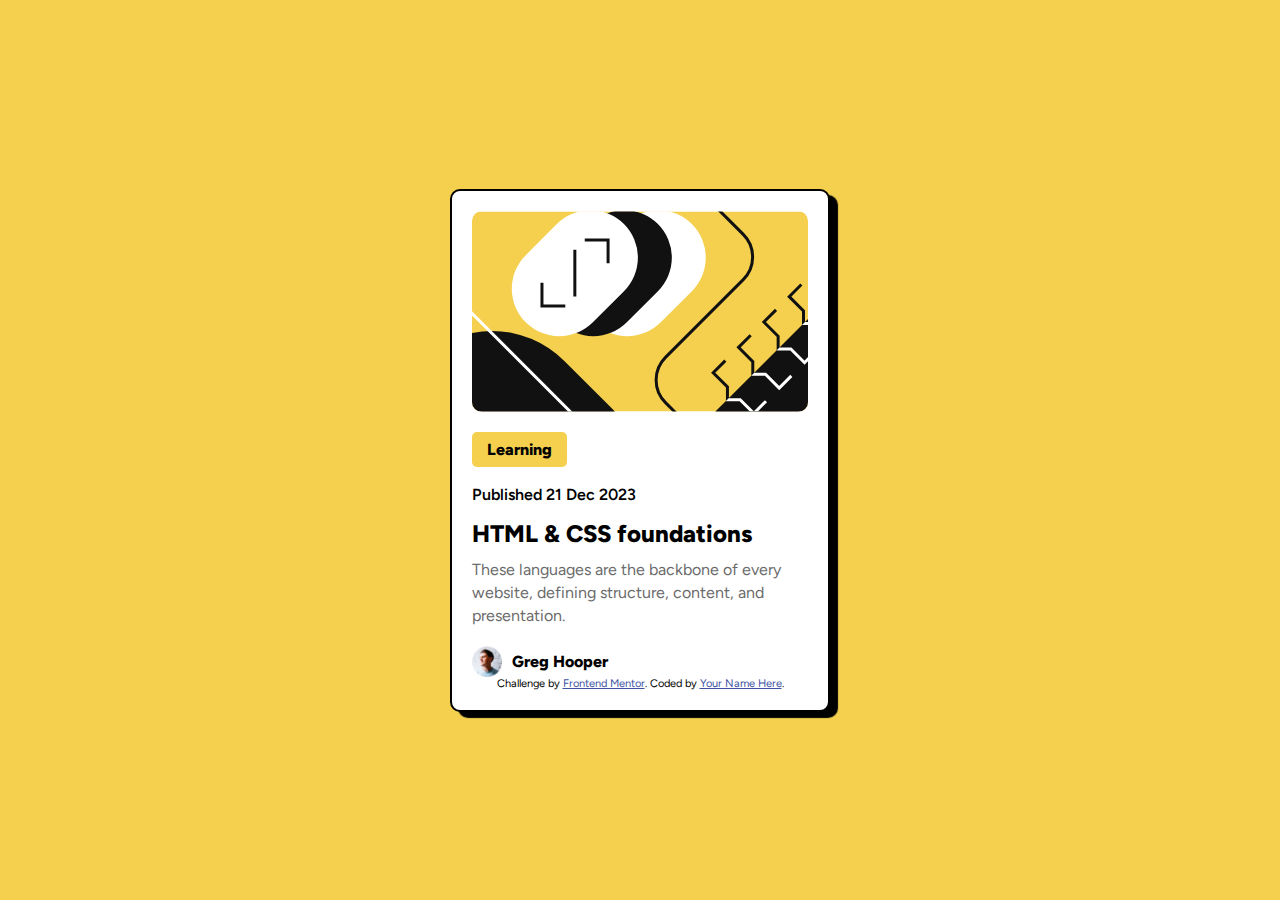
<file: blog-preview-card-main/index.html>
<!DOCTYPE html>
<html lang="en">
<head>
  <meta charset="UTF-8">
  <meta name="viewport" content="width=device-width, initial-scale=1.0"> <!-- displays site properly based on user's device -->

  <link rel="icon" type="image/png" sizes="32x32" href="./assets/images/favicon-32x32.png">
  <link rel="stylesheet" href="./style.css">
  
  <title>Frontend Mentor | Blog preview card</title>

  <!-- Feel free to remove these styles or customise in your own stylesheet 👍 -->
  <style>
    .attribution { font-size: 11px; text-align: center; }
    .attribution a { color: hsl(228, 45%, 44%); }
  </style>
</head>
<body>

    <div class="content">
      <div class="img__container">
        <img src="./assets/images/illustration-article.svg" alt="">
      </div>

      <div class="box">Learning</div>
    
      <div class="date">Published 21 Dec 2023</div>
    
      <h2>HTML & CSS foundations</h2>
    
      <p>These languages are the backbone of every <br>
        website, defining structure, content, and <br> presentation.</p>

    
        <div class="icon">
          <img src="./assets/images/image-avatar.webp" alt="">
          <span>Greg Hooper</span>
        </div>

        <div class="attribution">
          Challenge by <a href="https://www.frontendmentor.io?ref=challenge" target="_blank">Frontend Mentor</a>. 
          Coded by <a href="#">Your Name Here</a>.
        </div>
    </div>
</body>
</html>
</file>
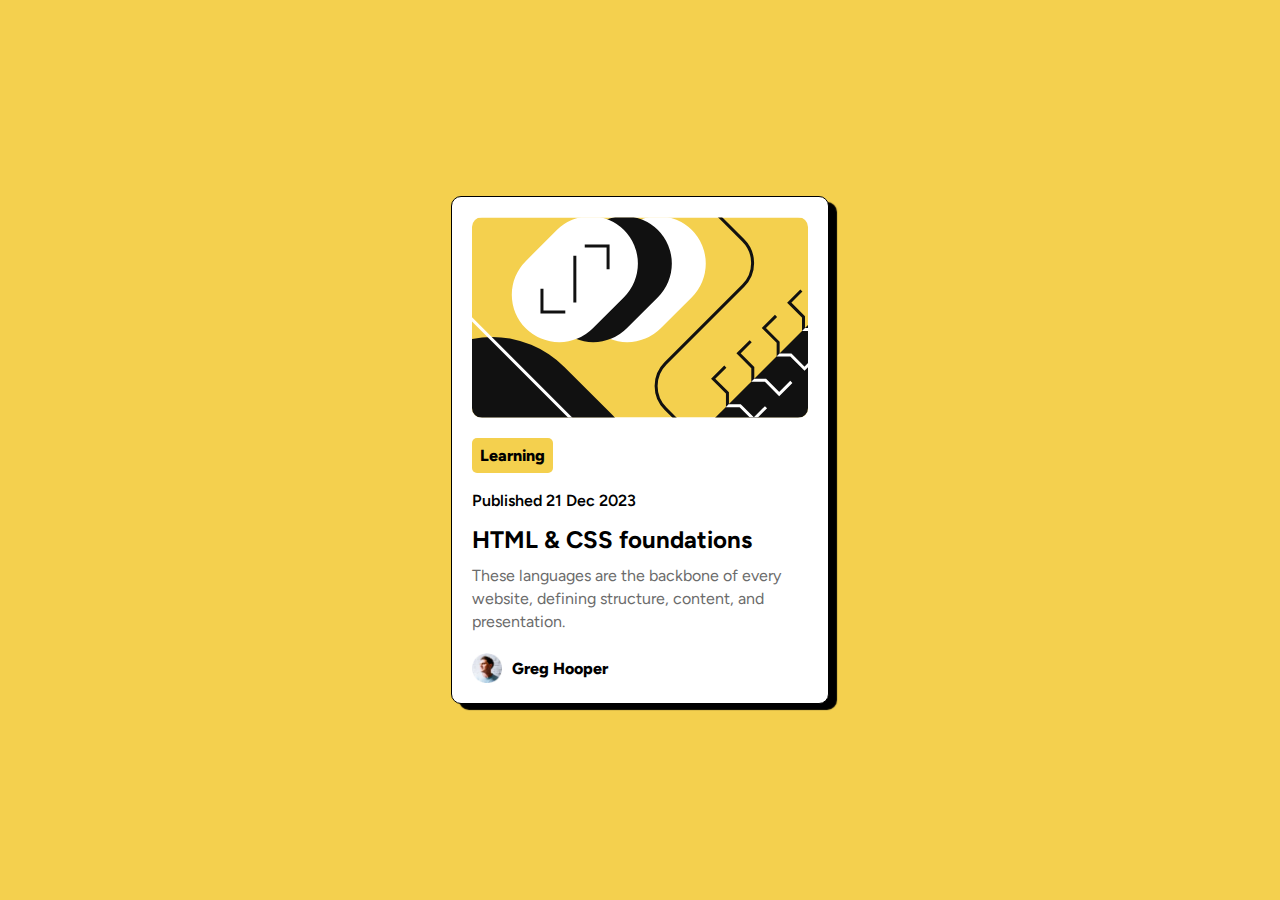
<file: blog-preview-card-main/blog-preview-card-main/index.html>
<!DOCTYPE html>
<html lang="en">
<head>
  <meta charset="UTF-8">
  <meta name="viewport" content="width=device-width, initial-scale=1.0"> <!-- displays site properly based on user's device -->

  <link rel="icon" type="image/png" sizes="32x32" href="./assets/images/favicon-32x32.png">
  <link rel="stylesheet" href="./style.css">
  
  <title>Frontend Mentor | Blog preview card</title>

  <!-- Feel free to remove these styles or customise in your own stylesheet 👍 -->
  <style>
    .attribution { font-size: 11px; text-align: center; }
    .attribution a { color: hsl(228, 45%, 44%); }
  </style>
</head>
<body>

    <div class="content">
      <div class="img__container">
        <img src="./assets/images/illustration-article.svg" alt="">
      </div>

      <div class="box">Learning</div>
    
      <div class="date">Published 21 Dec 2023</div>
    
      <h2>HTML & CSS foundations</h2>
    
      <p>These languages are the backbone of every <br>
        website, defining structure, content, and <br> presentation.</p>

    
        <div class="icon">
          <img src="./assets/images/image-avatar.webp" alt="">
          <span>Greg Hooper</span>
        </div>

       <!-- <div class="attribution">
          Challenge by <a href="https://www.frontendmentor.io?ref=challenge" target="_blank">Frontend Mentor</a>. 
          Coded by <a href="#">Your Name Here</a>.-->
        </div>
    </div>
</body>
</html>
</file>
<file: blog-preview-card-main/style.css>
@import url('https://fonts.googleapis.com/css2?family=Figtree:ital,wght@0,300..900;1,300..900&display=swap');
*{
    padding: 0;
    margin: 0;
}

body{
    font-family: "Figtree", sans-serif;
    background-color: hsl(47, 88%, 63%);
    height: 100vh;
    display: flex;
    justify-content: center;
    align-items: center;
}

.content{
    border: 2px solid black;
    padding: 20px;
    border-radius: 10px;
    background-color:  hsl(0, 0%, 100%);
    box-shadow: 8px 6px 1px;
}

.box{
    margin-top: 20px;
    padding: 8px;
    padding-left: 15px;
    padding-right: 15px;
    border-radius: 5px;
    font-weight: 800;
    background-color:hsl(47, 88%, 63%);
    display: inline-block;
    margin-bottom: 18px;
}

.img__container{
    width: 100%;
    display: flex;
    justify-content: center;
}

.img__container img{
    border-radius: 10px;
}

.date{
    font-weight: 600;
    margin-bottom: 15px;
}

p{
    color: hsl(0, 0%, 42%);
    margin-top: 10px;
    line-height: 23px;
}

.icon{
    display: flex;
    align-items: center;
    height: 30px;
    margin-top: 20px;
    font-weight: 800;
}

.icon img{
    width: 30px;
}

.icon span{
    margin-left: 10px;
}

h2:hover{
    color: hsl(47, 88%, 63%);
    cursor: pointer;
}

h2{
    font-weight: 800;
}
</file>
<file: blog-preview-card-main/blog-preview-card-main/style.css>
@import url('https://fonts.googleapis.com/css2?family=Figtree:ital,wght@0,300..900;1,300..900&display=swap');
*{
    padding: 0;
    margin: 0;
}

body{
    font-family: "Figtree", sans-serif;
    background-color: hsl(47, 88%, 63%);
    height: 100vh;
    display: flex;
    justify-content: center;
    align-items: center;
}

.content{
    border: 1px solid black;
    padding: 20px;
    border-radius: 10px;
    background-color:  hsl(0, 0%, 100%);
    box-shadow: 8px 6px 1px;
}

.box{
    margin-top: 20px;
    padding: 8px;
    border-radius: 5px;
    font-weight: 800;
    background-color:hsl(47, 88%, 63%);
    display: inline-block;
    margin-bottom: 18px;
}

.img__container{
    width: 100%;
    display: flex;
    justify-content: center;
}

.img__container img{
    border-radius: 10px;
}

.date{
    font-weight: 600;
    margin-bottom: 15px;
}

p{
    color: hsl(0, 0%, 42%);
    margin-top: 10px;
    line-height: 23px;
}

.icon{
    display: flex;
    align-items: center;
    height: 30px;
    margin-top: 20px;
    font-weight: 800;
}

.icon img{
    width: 30px;
}

.icon span{
    margin-left: 10px;
}
</file>
